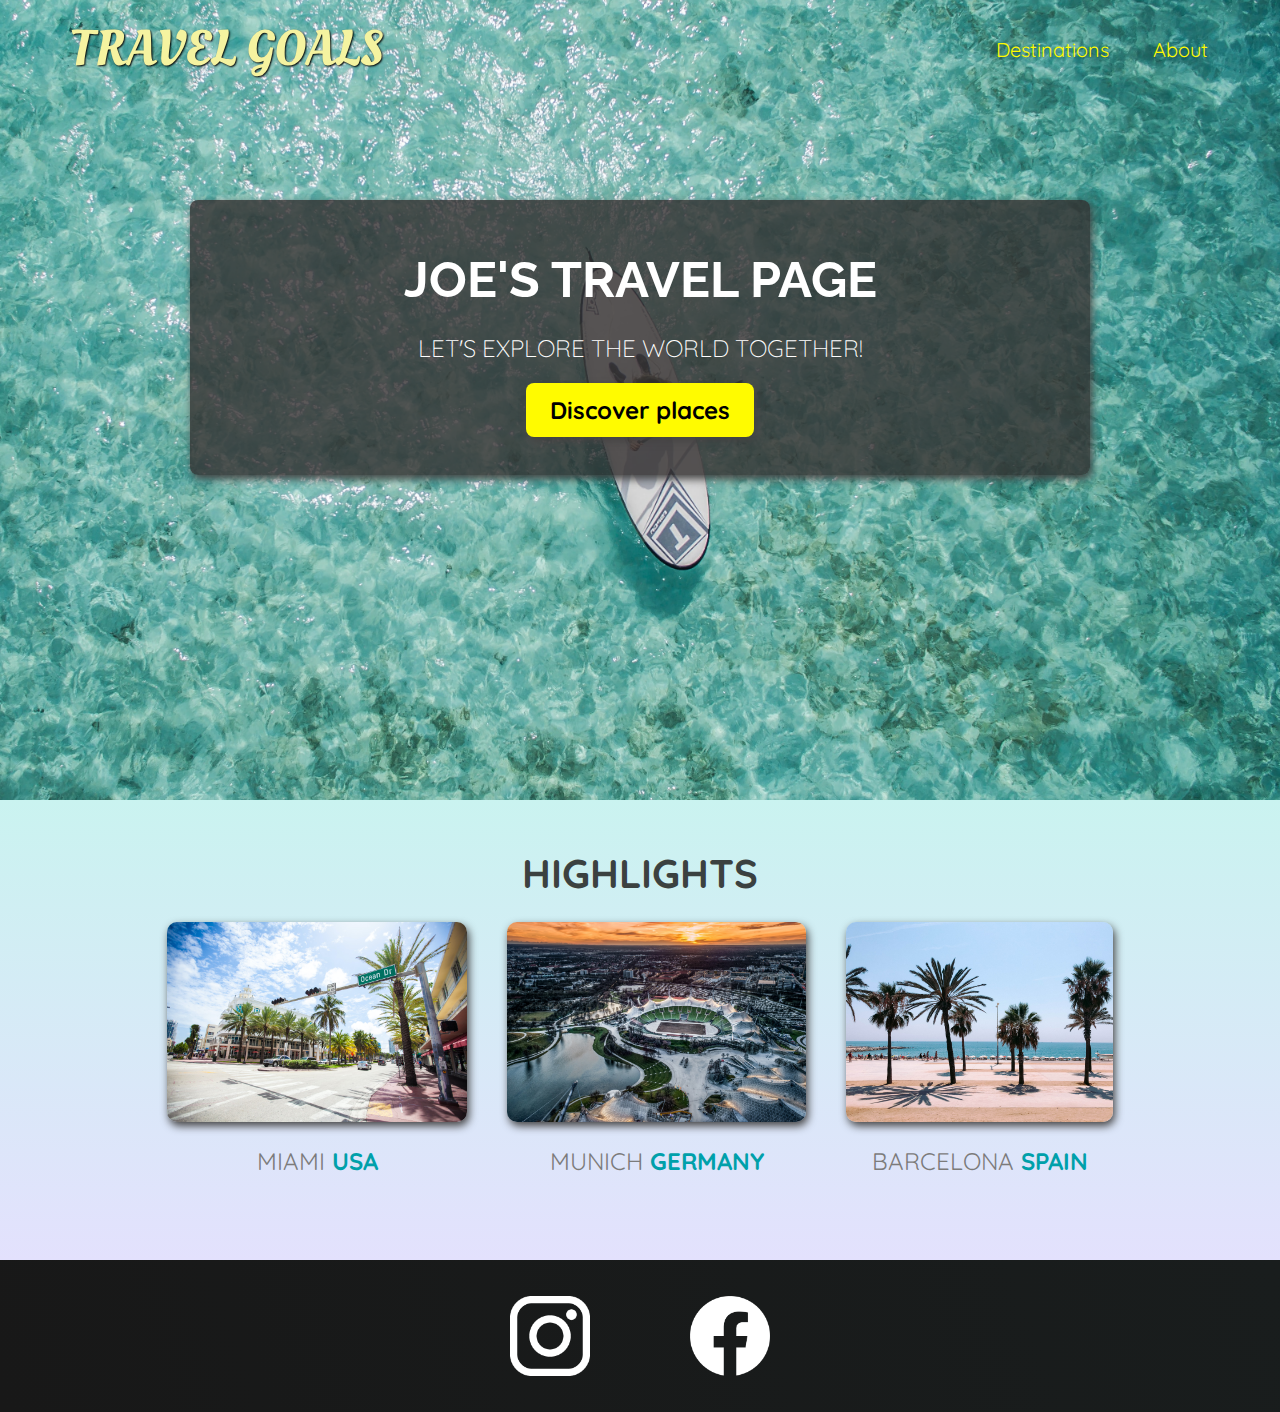
<file: index.html>
<!DOCTYPE html>
<html lang="en">

<head>
    <meta charset="UTF-8">
    <title>Travel Goals</title>
    <link
        href="https://fonts.googleapis.com/css2?family=Raleway:wght@700&family=Oleo+Script:wght@700&family=Quicksand:wght@300;500;700&display=swap"
        rel="stylesheet" />
    <link rel="stylesheet" href="shared.css">
    <link rel="stylesheet" href="style.css">
</head>

<body>
    <header>
        <div id="pageLogo">
            <a href="/index.html">Travel Goals</a>
        </div>
        <nav>
            <ul>
                <li><a href="/places.html">Destinations</a></li>
                <li><a href="">About</a></li>
            </ul>
        </nav>
    </header>
    <main>
        <section id="hero">
            <div id="hero-content">
                <h1>Joe's Travel Page</h1>
                <p>Let's explore the world together!</p>
                <a href="/places.html">Discover places</a>
            </div>

        </section>
        <section id="highlights">
            <h2>highlights</h2>
            <ul id="destinations">
                <li class="destination">
                    <img src="/images/places/miami.jpg" alt="miami streets on sunny day">
                    <p>Miami <strong>USA</strong></p>
                </li>
                <li class="destination">
                    <img src="/images/places/munich.jpg" alt="Munich stadium in winter">
                    <p>Munich <strong>Germany</strong></p>
                </li>
                <li class="destination">
                    <img src="/images/places/barcelona.jpg" alt="Palm beach in Barcelona">
                    <p>Barcelona <strong>Spain</strong></p>
                </li>
            </ul>
            <!-- <div id="highlights-content">
                <h1>highlights</h1>
                <div class="highlights-imgs">
                    <div class="miami">
                        <img src="images/places/miami.jpg" alt="">
                        <h2 class="left">miami <span>usa</span></h2>
                    </div>
                    <div class="miami">
                        <img src="images/places/munich.jpg" alt="">
                        <h2 class="left">munich <span>germany</span></h2>
                    </div>
                    <div class="miami">
                        <img src="images/places/barcelona.jpg" alt="">
                        <h2 class="left">barcelona <span>spain</span></h2>
                    </div>



                </div>

            </div> -->
        </section>
    </main>
    <footer>
        <ul>
            <li>
                <a href="https:j//www.instagram.com">
                    <img src="/images/icons/insta.png" alt="instagram logo">
                </a>
            </li>
            <li>
                <a href="https://www.facebook.com">
                    <img src="/images/icons/facebook.png" alt="facebook logo">
                </a>
            </li>
        </ul>
    </footer>
</body>

</html>
</file>
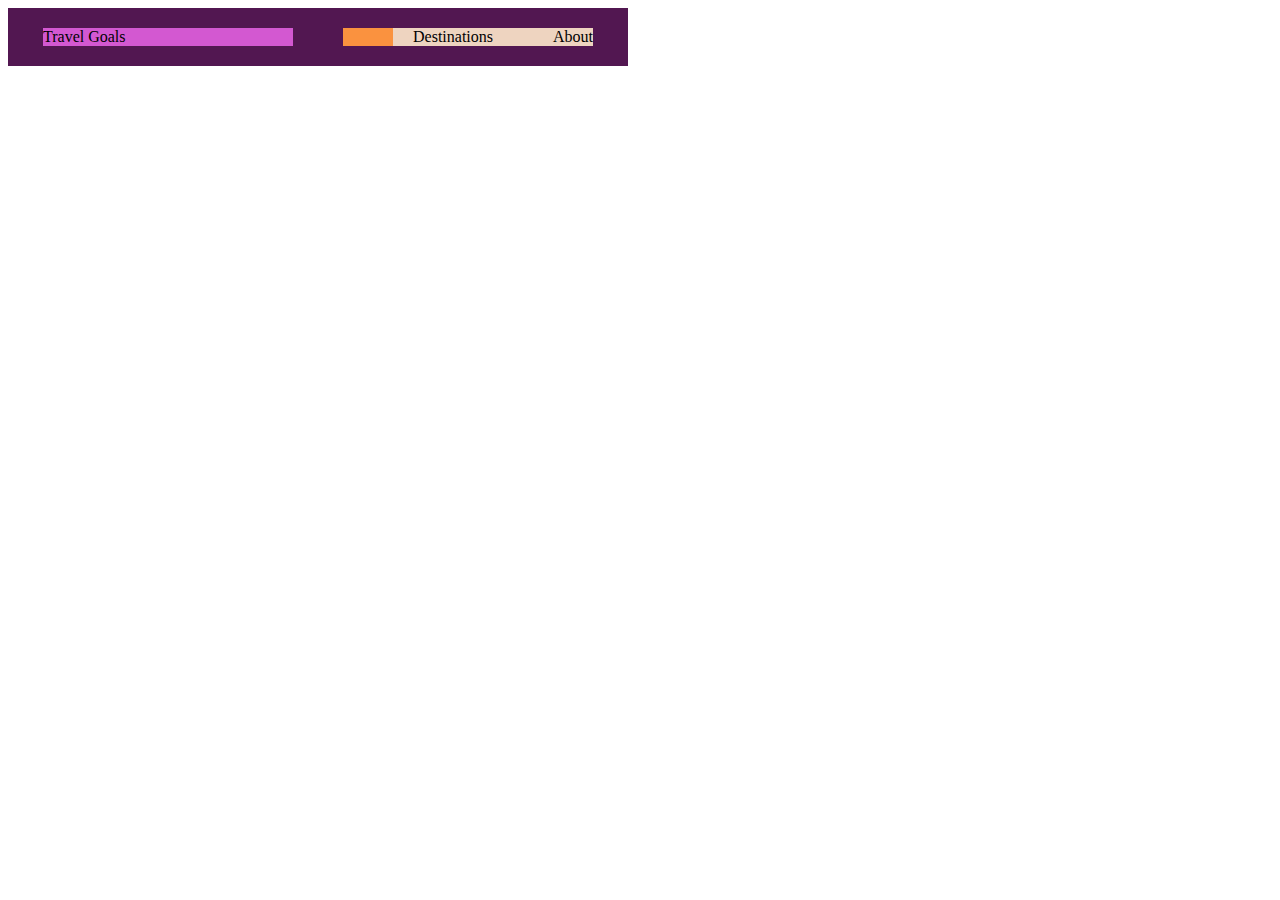
<file: flexBoxExercise/index.html>
<!DOCTYPE html>
<html lang="en">

<head>
    <meta charset="UTF-8" />
    <link rel="stylesheet" href="style.css" />
    <title>Flexbox</title>
</head>

<body>
    <header id="container">
        <div>
            <p>Travel Goals</p>
        </div>
        <nav>
            <ul>
                <li>Destinations</li>
                <li>About</li>
            </ul>
        </nav>
    </header>
</body>

</html>
</file>
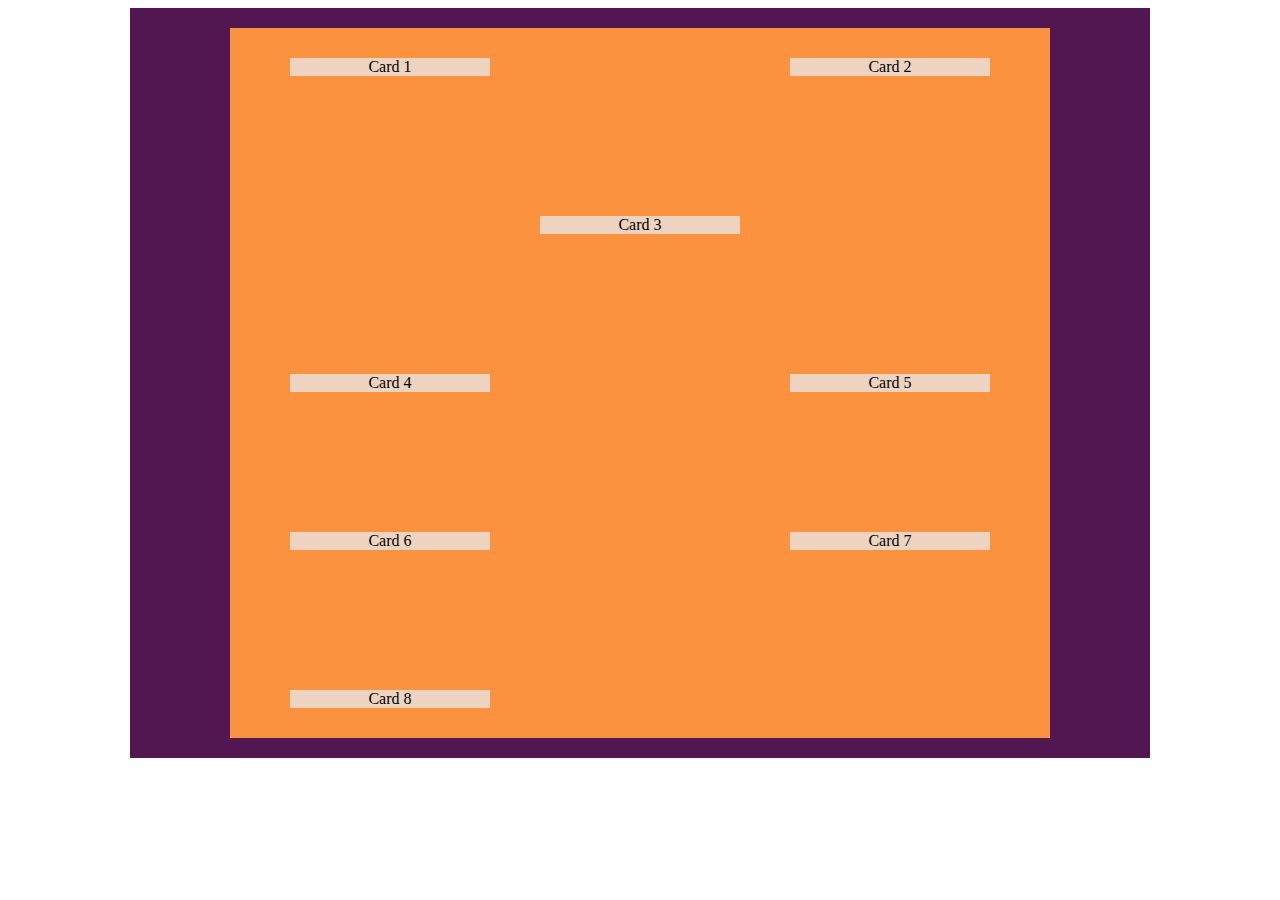
<file: grid-theory/index.html>
<!DOCTYPE html>
<html lang="en">
  <head>
    <meta charset="UTF-8" />
    <link rel="stylesheet" href="styles.css" />
    <title>Grid</title>
  </head>
  <body>
    <main>
        <ul>
          <li>Card 1</li>
          <li>Card 2</li>
          <li>Card 3</li>
          <li>Card 4</li>
          <li>Card 5</li>
          <li>Card 6</li>
          <li>Card 7</li>
          <li>Card 8</li>
        </ul>
      </main>
  </body>
</html>
</file>
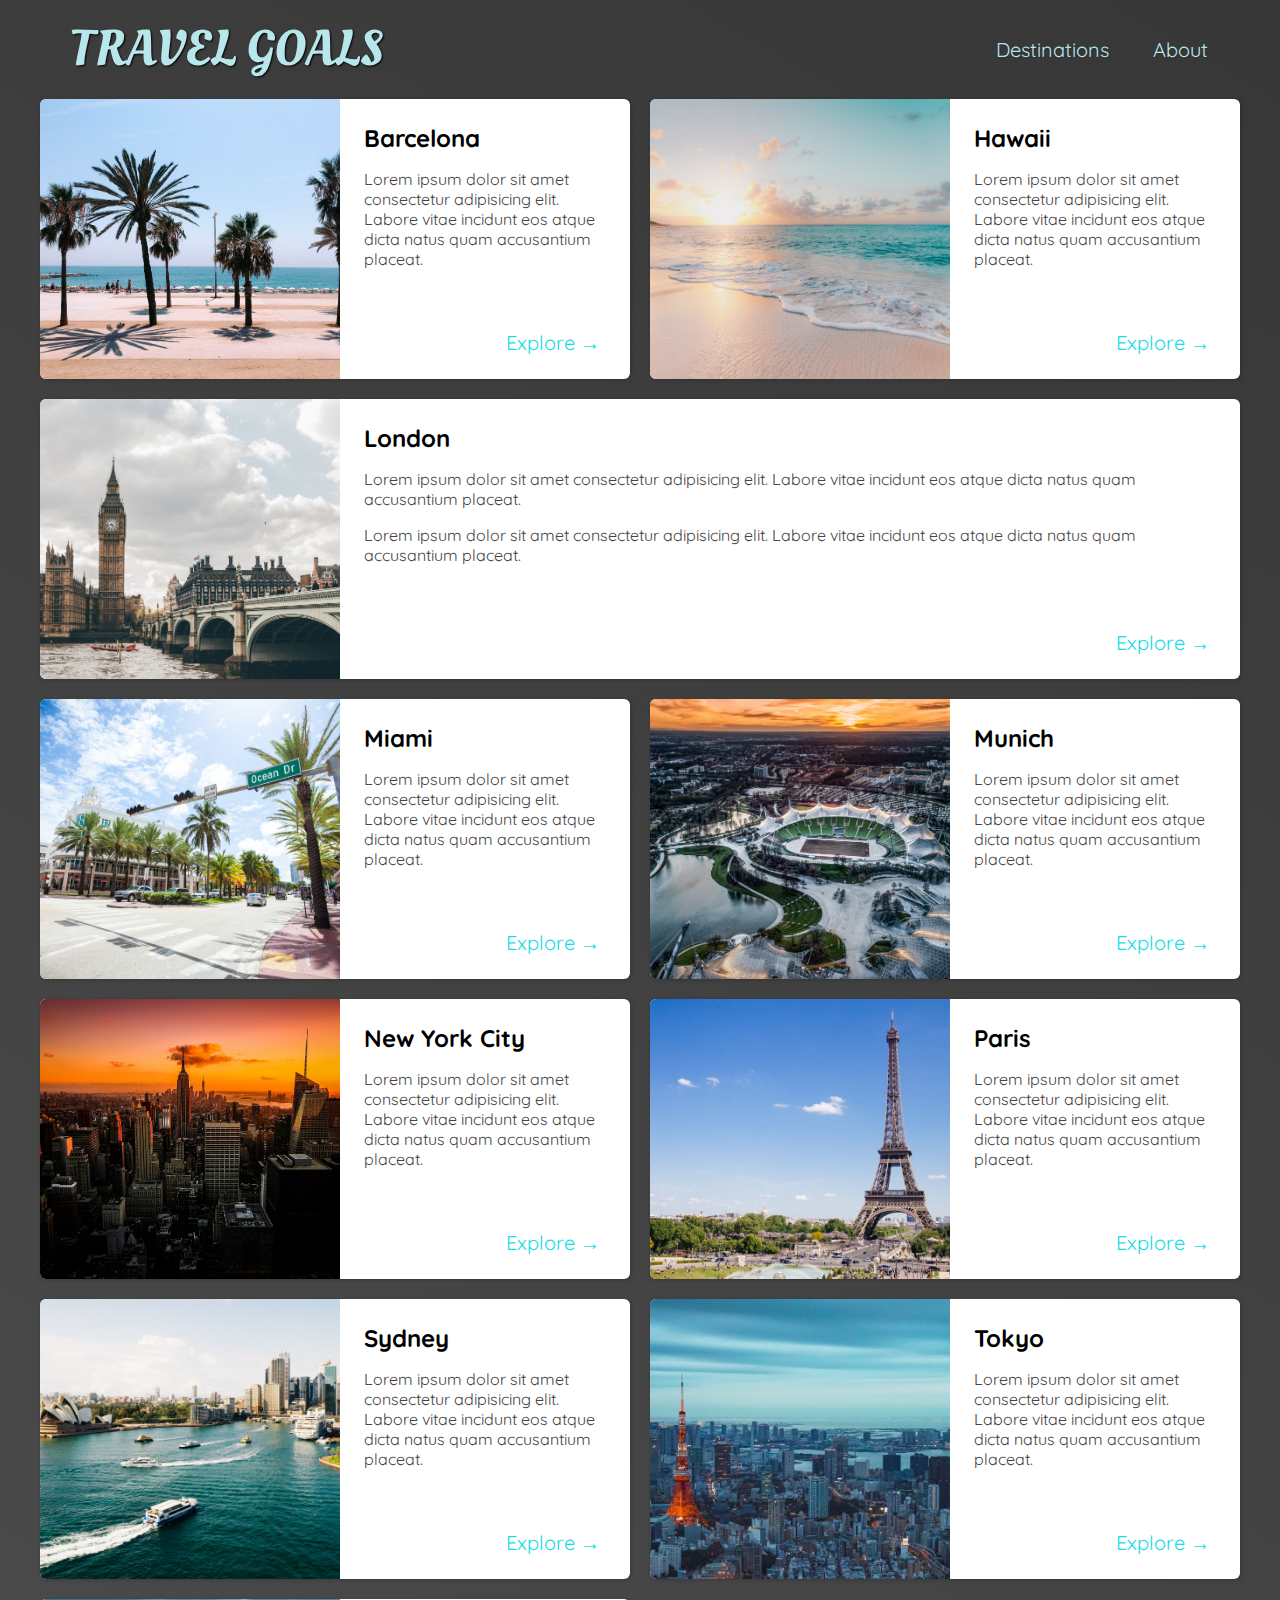
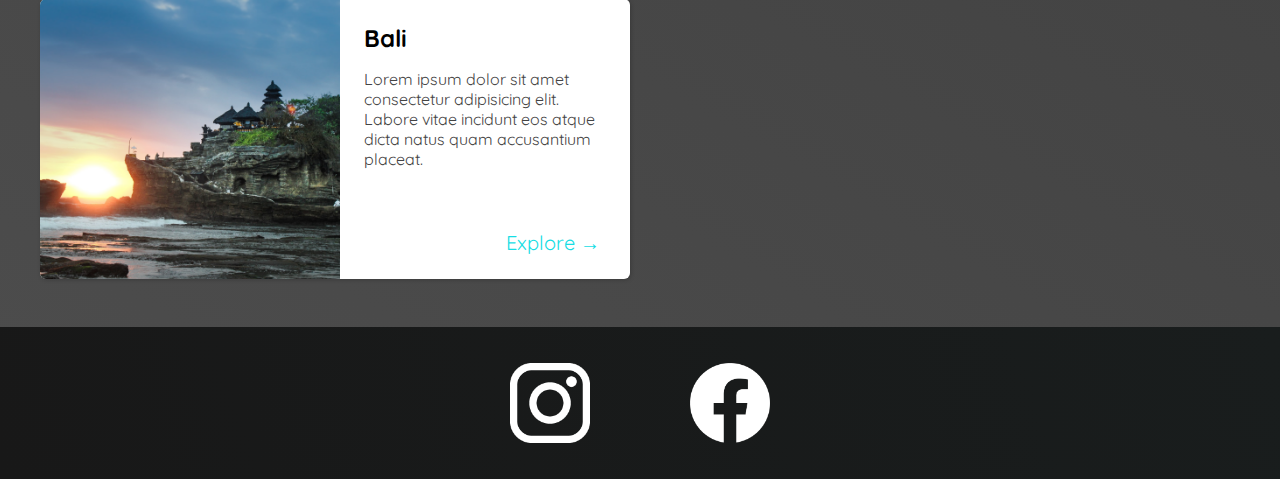
<file: places.html>
<!DOCTYPE html>
<html lang="en">

<head>
    <meta charset="UTF-8">
    <title>Travel Goals</title>
    <link
        href="https://fonts.googleapis.com/css2?family=Raleway:wght@700&family=Oleo+Script:wght@700&family=Quicksand:wght@300;500;700&display=swap"
        rel="stylesheet" />
    <link rel="stylesheet" href="shared.css">
    <link rel="stylesheet" href="places.css">
</head>

<body>
    <header>
        <div id="pageLogo">
            <a href="/index.html">Travel Goals</a>
        </div>
        <nav>
            <ul>
                <li><a href="/places.html">Destinations</a></li>
                <li><a href="">About</a></li>
            </ul>
        </nav>
    </header>
    <main>
        <ul>
            <li>
                <img src="images/places/barcelona.jpg" alt="City of Barcelona" />
                <div class="item-content">
                    <div>
                        <h2>Barcelona</h2>
                        <p>
                            Lorem ipsum dolor sit amet consectetur adipisicing elit. Labore
                            vitae incidunt eos atque dicta natus quam accusantium placeat.
                        </p>
                    </div>
                    <div class="actions">
                        <a href="https://en.wikipedia.org/wiki/Barcelona">Explore &#x2192</a>
                    </div>
                </div>
            </li>
            <li>
                <img src="images/places/hawaii.jpg" alt="Hawaii beach" />
                <div class="item-content">
                    <div>
                        <h2>Hawaii</h2>
                        <p>
                            Lorem ipsum dolor sit amet consectetur adipisicing elit. Labore
                            vitae incidunt eos atque dicta natus quam accusantium placeat.
                        </p>
                    </div>
                    <div class="actions">
                        <a href="hhttps://en.wikipedia.org/wiki/Hawaii">Explore &#x2192</a>
                    </div>
                </div>
            </li>
            <li>
                <img src="images/places/london.jpg" alt="London city" />
                <div class="item-content">
                    <div>
                        <h2>London</h2>
                        <p>
                            Lorem ipsum dolor sit amet consectetur adipisicing elit. Labore
                            vitae incidunt eos atque dicta natus quam accusantium placeat.
                        </p>
                        <p>
                            Lorem ipsum dolor sit amet consectetur adipisicing elit. Labore
                            vitae incidunt eos atque dicta natus quam accusantium placeat.
                        </p>
                    </div>
                    <div class="actions">
                        <a href="https://en.wikipedia.org/wiki/London">Explore &#x2192</a>
                    </div>
                </div>
            </li>
            <li>
                <img src="images/places/miami.jpg" alt="Miami streets" />
                <div class="item-content">
                    <div>
                        <h2>Miami</h2>
                        <p>
                            Lorem ipsum dolor sit amet consectetur adipisicing elit. Labore
                            vitae incidunt eos atque dicta natus quam accusantium placeat.
                        </p>
                    </div>
                    <div class="actions">
                        <a href="https://en.wikipedia.org/wiki/Miami">Explore &#x2192</a>
                    </div>
                </div>
            </li>
            <li>
                <img src="images/places/munich.jpg" alt="Munich football stadium" />
                <div class="item-content">
                    <div>
                        <h2>Munich</h2>
                        <p>
                            Lorem ipsum dolor sit amet consectetur adipisicing elit. Labore
                            vitae incidunt eos atque dicta natus quam accusantium placeat.
                        </p>
                    </div>
                    <div class="actions">
                        <a href="https://en.wikipedia.org/wiki/Munich">Explore &#x2192</a>
                    </div>
                </div>
            </li>
            <li>
                <img src="images/places/new-york-city.jpg" alt="New York City skyline" />
                <div class="item-content">
                    <div>
                        <h2>New York City</h2>
                        <p>
                            Lorem ipsum dolor sit amet consectetur adipisicing elit. Labore
                            vitae incidunt eos atque dicta natus quam accusantium placeat.
                        </p>
                    </div>
                    <div class="actions">
                        <a href="https://en.wikipedia.org/wiki/New_York_City">Explore &#x2192</a>
                    </div>
                </div>
            </li>
            <li>
                <img src="images/places/paris.jpg" alt="Paris city" />
                <div class="item-content">
                    <div>
                        <h2>Paris</h2>
                        <p>
                            Lorem ipsum dolor sit amet consectetur adipisicing elit. Labore
                            vitae incidunt eos atque dicta natus quam accusantium placeat.
                        </p>
                    </div>
                    <div class="actions">
                        <a href="https://en.wikipedia.org/wiki/Paris">Explore &#x2192</a>
                    </div>
                </div>
            </li>
            <li>
                <img src="images/places/sydney.jpg" alt="Sydney beach" />
                <div class="item-content">
                    <div>
                        <h2>Sydney</h2>
                        <p>
                            Lorem ipsum dolor sit amet consectetur adipisicing elit. Labore
                            vitae incidunt eos atque dicta natus quam accusantium placeat.
                        </p>
                    </div>
                    <div class="actions">
                        <a href="https://en.wikipedia.org/wiki/Sydney">Explore &#x2192</a>
                    </div>
                </div>
            </li>
            <li>
                <img src="images/places/tokyo.jpg" alt="Tokyo skyline" />
                <div class="item-content">
                    <div>
                        <h2>Tokyo</h2>
                        <p>
                            Lorem ipsum dolor sit amet consectetur adipisicing elit. Labore
                            vitae incidunt eos atque dicta natus quam accusantium placeat.
                        </p>
                    </div>
                    <div class="actions">
                        <a href="https://en.wikipedia.org/wiki/Tokyo">Explore &#x2192</a>
                    </div>
                </div>
            </li>
            <li>
                <img src="images/places/bali.jpg" alt="Bali beach" />
                <div class="item-content">
                    <div>
                        <h2>Bali</h2>
                        <p>
                            Lorem ipsum dolor sit amet consectetur adipisicing elit. Labore
                            vitae incidunt eos atque dicta natus quam accusantium placeat.
                        </p>
                    </div>
                    <div class="actions">
                        <a href="https://en.wikipedia.org/wiki/Bali">Explore &#x2192</a>
                    </div>
                </div>
            </li>
        </ul>
    </main>
    <footer>
        <ul>
            <li>
                <a href="https:j//www.instagram.com">
                    <img src="/images/icons/insta.png" alt="instagram logo">
                </a>
            </li>
            <li>
                <a href="https://www.facebook.com">
                    <img src="/images/icons/facebook.png" alt="facebook logo">
                </a>
            </li>
        </ul>
    </footer>
</body>

</html>
</file>
<file: shared.css>
body {
    margin: 0;
    font-family: "Quicksand", sans-serif;
}

ul {
    list-style: none;
    margin: 0;
    padding: 0;


}

#pageLogo a {
    padding: 10px;
    font-family: "Oleo Script", sans-serif;
    color: rgb(245, 243, 160);
    font-size: 50px;
    text-decoration: none;
    text-transform: uppercase;
    text-shadow: 1px 1px 2px rgb(0, 0, 0);
}

header {
    display: flex;
    flex-direction: row;
    flex-wrap: wrap;
    justify-content: space-between;
    align-items: center;
    padding: 15px 60px;
    position: absolute;
    width: 100%;
    box-sizing: border-box;
}

header ul {
    display: flex;
}

header li {
    margin-left: 20px;
}

header li a {
    text-decoration: none;
    color: rgb(255, 251, 0);
    font-size: 20px;
    padding: 12px;
    text-shadow: 1px 1px 2px rgba(0, 0, 0, 0.2);
    border-radius: 6px;
}

header li a:hover {
    color: rgb(77, 77, 77);
    background-color: rgb(255, 251, 0);
}

footer {
    background: linear-gradient(70deg, rgb(24, 24, 24), rgb(25, 29, 29));
    padding: 36px;
}

footer ul {
    display: flex;
    justify-content: center;
    /* padding: 40px; */
}

footer li {
    width: 80px;
    height: 80px;
    margin: 0 50px;
}

footer img {
    width: 100%;
    height: 100%;
}
</file>
<file: style.css>
#hero {
    background-image: url(/images//places/ocean.jpg);
    height: 800px;
    background-position: center;
    background-size: cover;
}

#hero-content {
    width: 900px;
    background-color: rgba(51, 47, 47, 0.8);
    box-shadow: 2px 4px 8px rgb(68, 67, 67);
    border-radius: 8px;
    text-align: center;
    padding: 50px 0;
    margin: 0 auto;
    position: relative;
    top: 200px;
}

#hero-content h1 {
    color: white;
    text-transform: uppercase;
    margin: 0;
    font-size: 50px;
    font-family: "Raleway", sans-serif;

}

#hero-content p {
    color: white;
    font-weight: 300;
    font-size: 24px;
    text-transform: uppercase;
    margin-bottom: 32px;
}

#hero-content a {
    color: black;
    text-decoration: none;
    background-color: rgb(255, 251, 0);
    padding: 12px 24px;
    font-size: 24px;
    font-weight: 700;
    border-radius: 8px;
    box-shadow: 2px 4px 8px rgb(68, 67, 67);
}

#hero-content a:hover {
    background-color: rgb(255, 238, 0);
}

/* #highlights-content {
    background-color: rgb(215, 248, 251);
    height: 550px;
    position: relative;
    padding: 0 150px;

}

#highlights-content h1 {
    margin: 0;
    text-align: center;
    text-transform: uppercase;
    font-size: 50px;

    padding-top: 75px;
}

.highlights-imgs {

    position: relative;
    top: 40px;
    display: flex;
    justify-content: space-between;
    flex-direction: row;
    flex-wrap: wrap;

}

.highlights-imgs img {
    width: 660px;
    height: 250px;
    border-radius: 10px;

}





.miami span {
    color: rgb(9, 123, 99);
}


.miami h2 {
    text-align: center;
    text-transform: uppercase;
} */

#highlights {
    padding: 24px;
    background: linear-gradient(0deg, rgb(227, 225, 253), rgb(202, 243, 240));
}

#highlights h2 {
    text-transform: uppercase;
    text-align: center;
    font-size: 40px;
    color: rgb(59, 65, 64);
    margin: 24px 0;
}

#destinations {
    display: flex;
    width: 90%;
    margin: auto;
    margin-bottom: 40px;
    justify-content: center;
}

.destination {
    margin: 0 20px;
    text-transform: uppercase;
}

.destination img {
    height: 200px;
    width: 100%;
    box-shadow: 2px 4px 8px rgb(68, 67, 67);
    border-radius: 10px;
    object-fit: cover;

}



.destination p {
    text-align: center;
    font-size: 24px;
    color: rgb(124, 123, 123);
    margin: 20px 0;

}

.destination p strong {
    color: rgb(0, 160, 170);
}
</file>
<file: flexBoxExercise/style.css>
#container {
    background-color: rgb(82, 23, 81);
    padding: 10px;
    width: 600px;
    display: flex;
    flex-direction: row;
    justify-content: space-around;
}

p {
    background-color: rgb(211, 88, 209);
    margin: 10px;
    width: 250px;
}

ul {
    background-color: rgb(250, 146, 63);
    list-style: none;
    width: 250px;
    margin: 10px;
    padding: 0;
    display: flex;
    justify-content: end;
}

li {
    background-color: rgb(238, 212, 192);
    width: 100px;
    text-align: right;
}
</file>
<file: grid-theory/styles.css>
main {
  background-color: rgb(82, 23, 81);
  padding: 10px;
  width: 1000px;
  margin: auto;
}

ul {
  background-color: rgb(250, 146, 63);
  list-style: none;
  width: 800px;
  margin: 10px auto;
  padding: 10px;
  display: grid;
  grid-template-columns: 1fr 1fr;
  gap: 100px 200px;

}

li {
  background-color: rgb(238, 212, 192);
  text-align: center;
  width: 200px;
  margin: 20px auto;

}

li:nth-of-type(3) {
  grid-column: 1 / 3;
}
</file>
<file: places.css>
body {
    background: linear-gradient(30deg, rgb(77, 77, 77), rgb(55, 55, 55));
}

#pageLogo a {
    color: rgb(183, 230, 235);
}

header {
    position: static;
}

header nav a {
    color: rgb(183, 230, 235);
}

header nav a:hover {
    background-color: rgb(183, 230, 235);
    color: rgb(59, 59, 59);
}

main ul {
    width: 1200px;
    margin: 0 auto 48px auto;
    display: grid;
    grid-template-columns: 1fr 1fr;
    gap: 20px 20px;
}

main li:nth-of-type(3) {
    grid-column: 1 / span 2;

}

main li {
    display: flex;
    background-color: white;
    box-shadow: 1px 1px 4px rgba(0, 0, 0, 0.2);
    border-radius: 6px;
    overflow: hidden;

}

main li img {
    width: 300px;
    height: 280px;
    object-fit: cover;

}

.actions {
    text-align: right;
}

.actions a {

    text-decoration: none;
    color: rgb(22, 221, 228);
    font-size: 20px;
    padding: 6px;

    border-radius: 5px;
}

.actions nav a:hover {
    background-color: rgb(235, 253, 255);

}

.item-content {
    padding: 24px;
    display: flex;
    flex-direction: column;
    justify-content: space-between;

}

.item-content h2 {
    margin: 0;
}

.item-content p {
    color: rgb(68, 68, 68);
}
</file>
